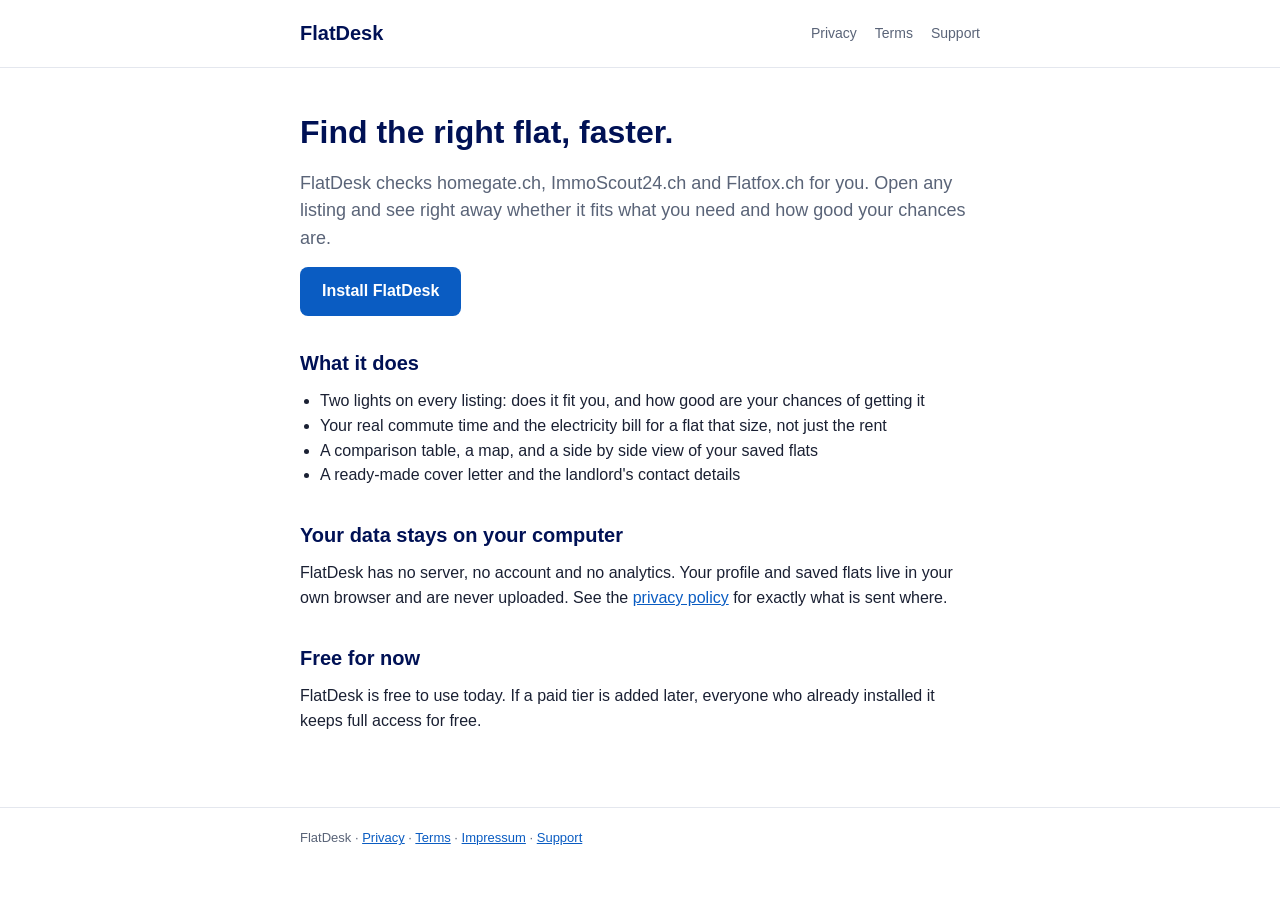
<file: index.html>
<!doctype html><html lang="en"><head><meta charset="utf-8">
<meta name="viewport" content="width=device-width,initial-scale=1">
<title>FlatDesk — flat hunting for Switzerland</title>
<meta name="description" content="Compare Swiss rental listings from homegate, ImmoScout24 and Flatfox with real monthly costs. Local-first, no data uploaded.">
<link rel="stylesheet" href="style.css"></head><body>
<header class="site"><div class="wrap"><a class="brand" href="index.html">FlatDesk</a>
<nav><a href="privacy.html">Privacy</a><a href="terms.html">Terms</a><a href="support.html">Support</a></nav></div></header>
<main><div class="wrap">
<h1>Find the right flat, faster.</h1>
<p class="lead">FlatDesk checks homegate.ch, ImmoScout24.ch and Flatfox.ch for you. Open any listing and see right away whether it fits what you need and how good your chances are.</p>
<p><a class="btn" href="#">Install FlatDesk</a> <!-- update once the Chrome Web Store listing is live --></p>

<h2>What it does</h2>
<ul>
<li>Two lights on every listing: does it fit you, and how good are your chances of getting it</li>
<li>Your real commute time and the electricity bill for a flat that size, not just the rent</li>
<li>A comparison table, a map, and a side by side view of your saved flats</li>
<li>A ready-made cover letter and the landlord's contact details</li>
</ul>

<h2>Your data stays on your computer</h2>
<p>FlatDesk has no server, no account and no analytics. Your profile and saved flats live in your own browser and are never uploaded. See the <a href="privacy.html">privacy policy</a> for exactly what is sent where.</p>

<h2>Free for now</h2>
<p>FlatDesk is free to use today. If a paid tier is added later, everyone who already installed it keeps full access for free.</p>
</div></main>
<footer><div class="wrap">FlatDesk · <a href="privacy.html">Privacy</a> · <a href="terms.html">Terms</a> · <a href="impressum.html">Impressum</a> · <a href="support.html">Support</a></div></footer>
</body></html>
</file>
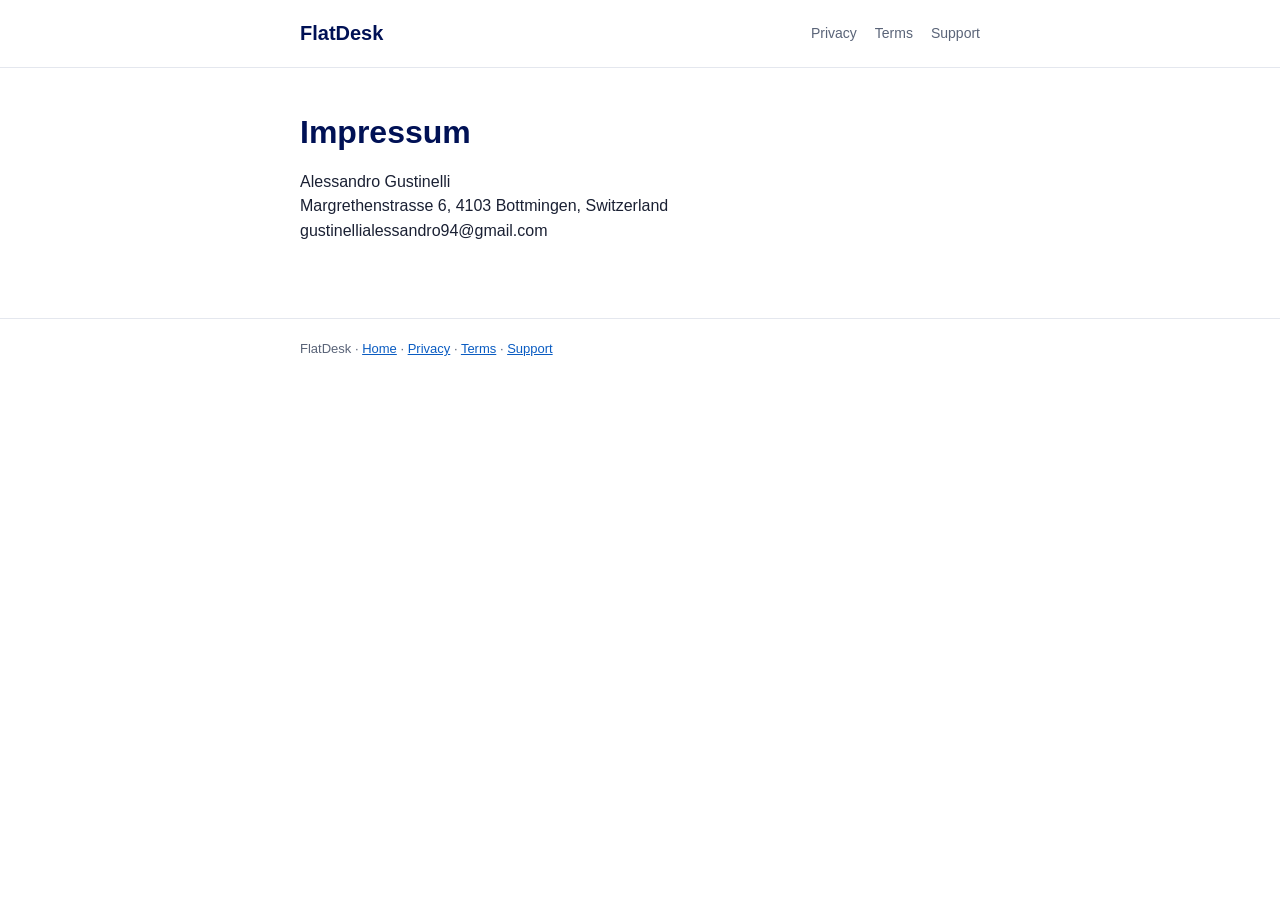
<file: impressum.html>
<!doctype html><html lang="en"><head><meta charset="utf-8">
<meta name="viewport" content="width=device-width,initial-scale=1">
<title>Impressum — FlatDesk</title>
<link rel="stylesheet" href="style.css"></head><body>
<header class="site"><div class="wrap"><a class="brand" href="index.html">FlatDesk</a>
<nav><a href="privacy.html">Privacy</a><a href="terms.html">Terms</a><a href="support.html">Support</a></nav></div></header>
<main><div class="wrap">
<h1>Impressum</h1>
<p>Alessandro Gustinelli<br>
Margrethenstrasse 6, 4103 Bottmingen, Switzerland<br>
gustinellialessandro94@gmail.com</p>
</div></main>
<footer><div class="wrap">FlatDesk · <a href="index.html">Home</a> · <a href="privacy.html">Privacy</a> · <a href="terms.html">Terms</a> · <a href="support.html">Support</a></div></footer>
</body></html>
</file>
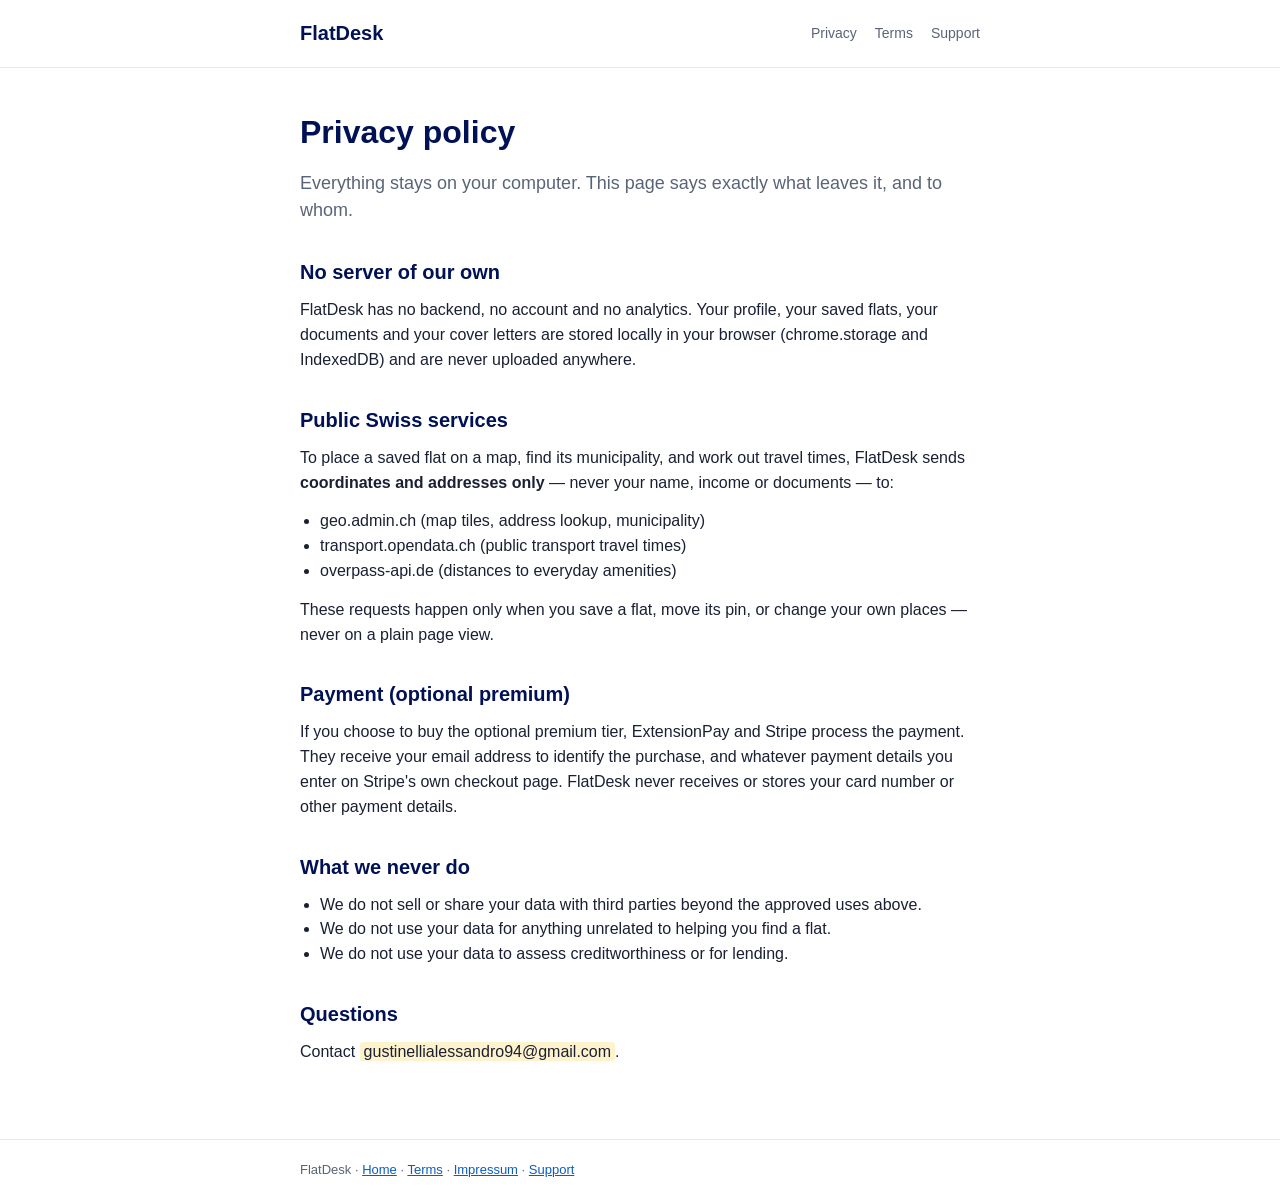
<file: privacy.html>
<!doctype html><html lang="en"><head><meta charset="utf-8">
<meta name="viewport" content="width=device-width,initial-scale=1">
<title>Privacy policy — FlatDesk</title>
<link rel="stylesheet" href="style.css"></head><body>
<header class="site"><div class="wrap"><a class="brand" href="index.html">FlatDesk</a>
<nav><a href="privacy.html">Privacy</a><a href="terms.html">Terms</a><a href="support.html">Support</a></nav></div></header>
<main><div class="wrap">
<h1>Privacy policy</h1>
<p class="lead">Everything stays on your computer. This page says exactly what leaves it, and to whom.</p>

<h2>No server of our own</h2>
<p>FlatDesk has no backend, no account and no analytics. Your profile, your saved flats, your documents and your cover letters are stored locally in your browser (chrome.storage and IndexedDB) and are never uploaded anywhere.</p>

<h2>Public Swiss services</h2>
<p>To place a saved flat on a map, find its municipality, and work out travel times, FlatDesk sends <strong>coordinates and addresses only</strong> — never your name, income or documents — to:</p>
<ul>
<li>geo.admin.ch (map tiles, address lookup, municipality)</li>
<li>transport.opendata.ch (public transport travel times)</li>
<li>overpass-api.de (distances to everyday amenities)</li>
</ul>
<p>These requests happen only when you save a flat, move its pin, or change your own places — never on a plain page view.</p>

<h2>Payment (optional premium)</h2>
<p>If you choose to buy the optional premium tier, ExtensionPay and Stripe process the payment. They receive your email address to identify the purchase, and whatever payment details you enter on Stripe's own checkout page. FlatDesk never receives or stores your card number or other payment details.</p>

<h2>What we never do</h2>
<ul>
<li>We do not sell or share your data with third parties beyond the approved uses above.</li>
<li>We do not use your data for anything unrelated to helping you find a flat.</li>
<li>We do not use your data to assess creditworthiness or for lending.</li>
</ul>

<h2>Questions</h2>
<p>Contact <span class="fill">gustinellialessandro94@gmail.com</span>.</p>
</div></main>
<footer><div class="wrap">FlatDesk · <a href="index.html">Home</a> · <a href="terms.html">Terms</a> · <a href="impressum.html">Impressum</a> · <a href="support.html">Support</a></div></footer>
</body></html>
</file>
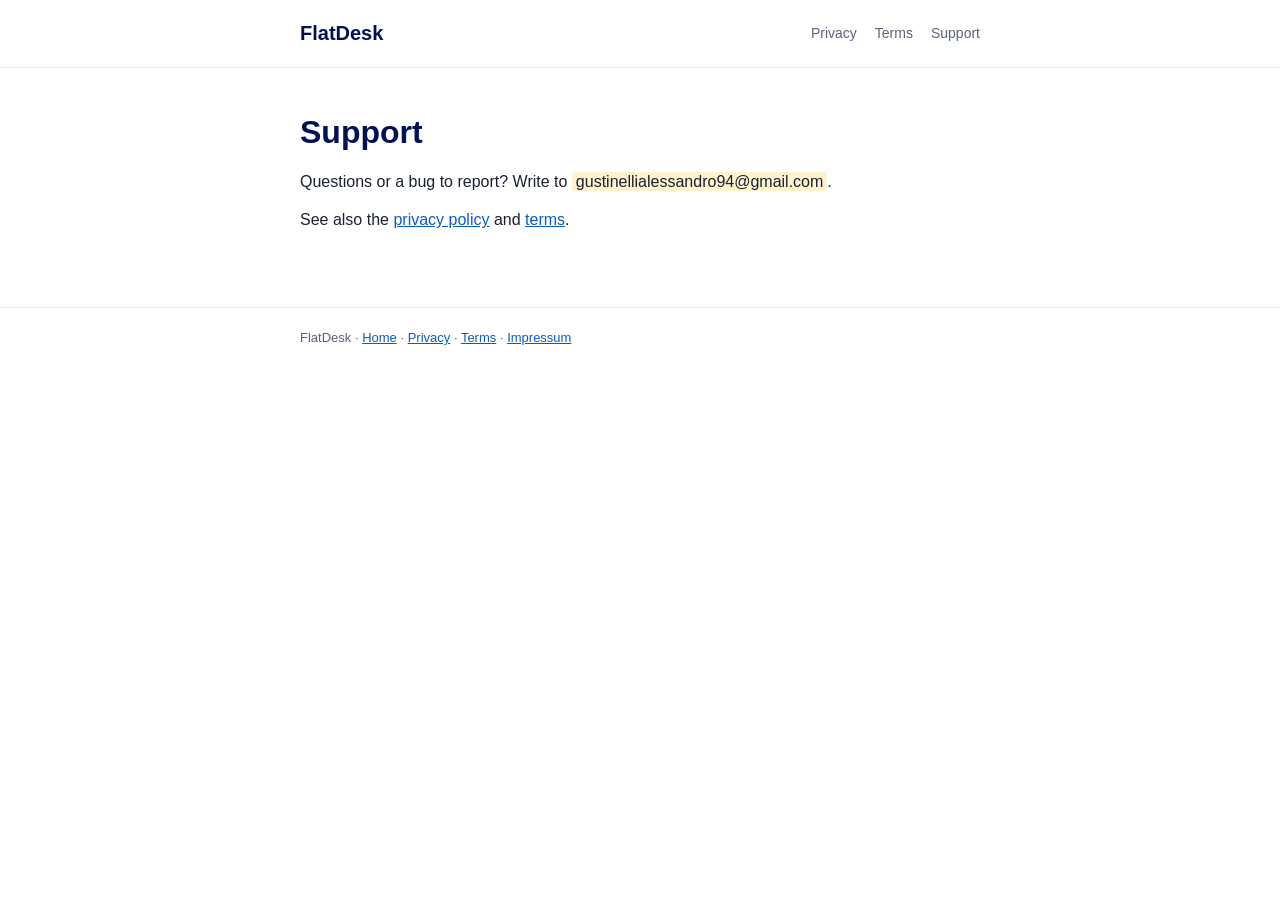
<file: support.html>
<!doctype html><html lang="en"><head><meta charset="utf-8">
<meta name="viewport" content="width=device-width,initial-scale=1">
<title>Support — FlatDesk</title>
<link rel="stylesheet" href="style.css"></head><body>
<header class="site"><div class="wrap"><a class="brand" href="index.html">FlatDesk</a>
<nav><a href="privacy.html">Privacy</a><a href="terms.html">Terms</a><a href="support.html">Support</a></nav></div></header>
<main><div class="wrap">
<h1>Support</h1>
<p>Questions or a bug to report? Write to <span class="fill">gustinellialessandro94@gmail.com</span>.</p>
<p>See also the <a href="privacy.html">privacy policy</a> and <a href="terms.html">terms</a>.</p>
</div></main>
<footer><div class="wrap">FlatDesk · <a href="index.html">Home</a> · <a href="privacy.html">Privacy</a> · <a href="terms.html">Terms</a> · <a href="impressum.html">Impressum</a></div></footer>
</body></html>
</file>
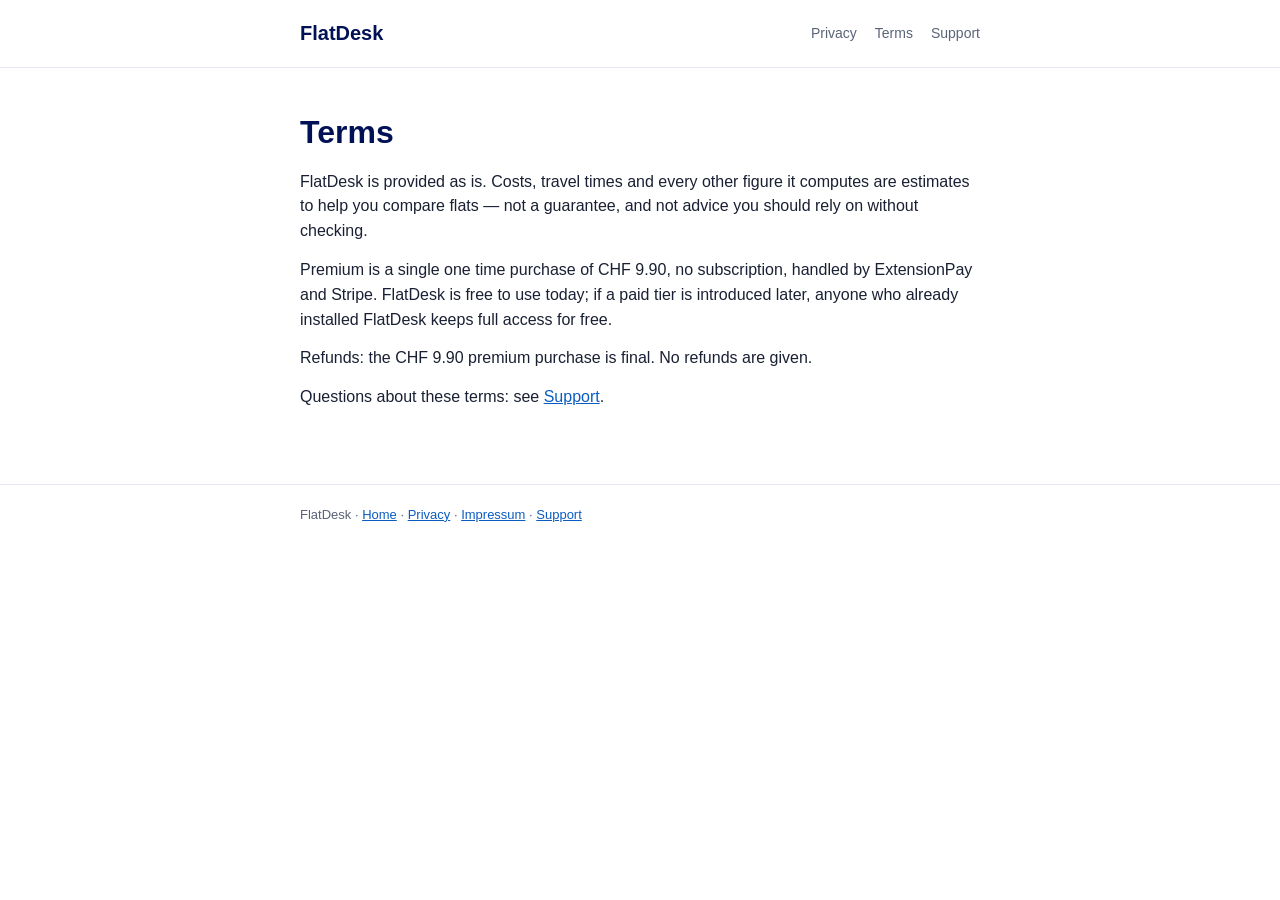
<file: terms.html>
<!doctype html><html lang="en"><head><meta charset="utf-8">
<meta name="viewport" content="width=device-width,initial-scale=1">
<title>Terms — FlatDesk</title>
<link rel="stylesheet" href="style.css"></head><body>
<header class="site"><div class="wrap"><a class="brand" href="index.html">FlatDesk</a>
<nav><a href="privacy.html">Privacy</a><a href="terms.html">Terms</a><a href="support.html">Support</a></nav></div></header>
<main><div class="wrap">
<h1>Terms</h1>
<p>FlatDesk is provided as is. Costs, travel times and every other figure it computes are estimates to help you compare flats — not a guarantee, and not advice you should rely on without checking.</p>
<p>Premium is a single one time purchase of CHF 9.90, no subscription, handled by ExtensionPay and Stripe. FlatDesk is free to use today; if a paid tier is introduced later, anyone who already installed FlatDesk keeps full access for free.</p>
<p>Refunds: the CHF 9.90 premium purchase is final. No refunds are given.</p>
<p>Questions about these terms: see <a href="support.html">Support</a>.</p>
</div></main>
<footer><div class="wrap">FlatDesk · <a href="index.html">Home</a> · <a href="privacy.html">Privacy</a> · <a href="impressum.html">Impressum</a> · <a href="support.html">Support</a></div></footer>
</body></html>
</file>
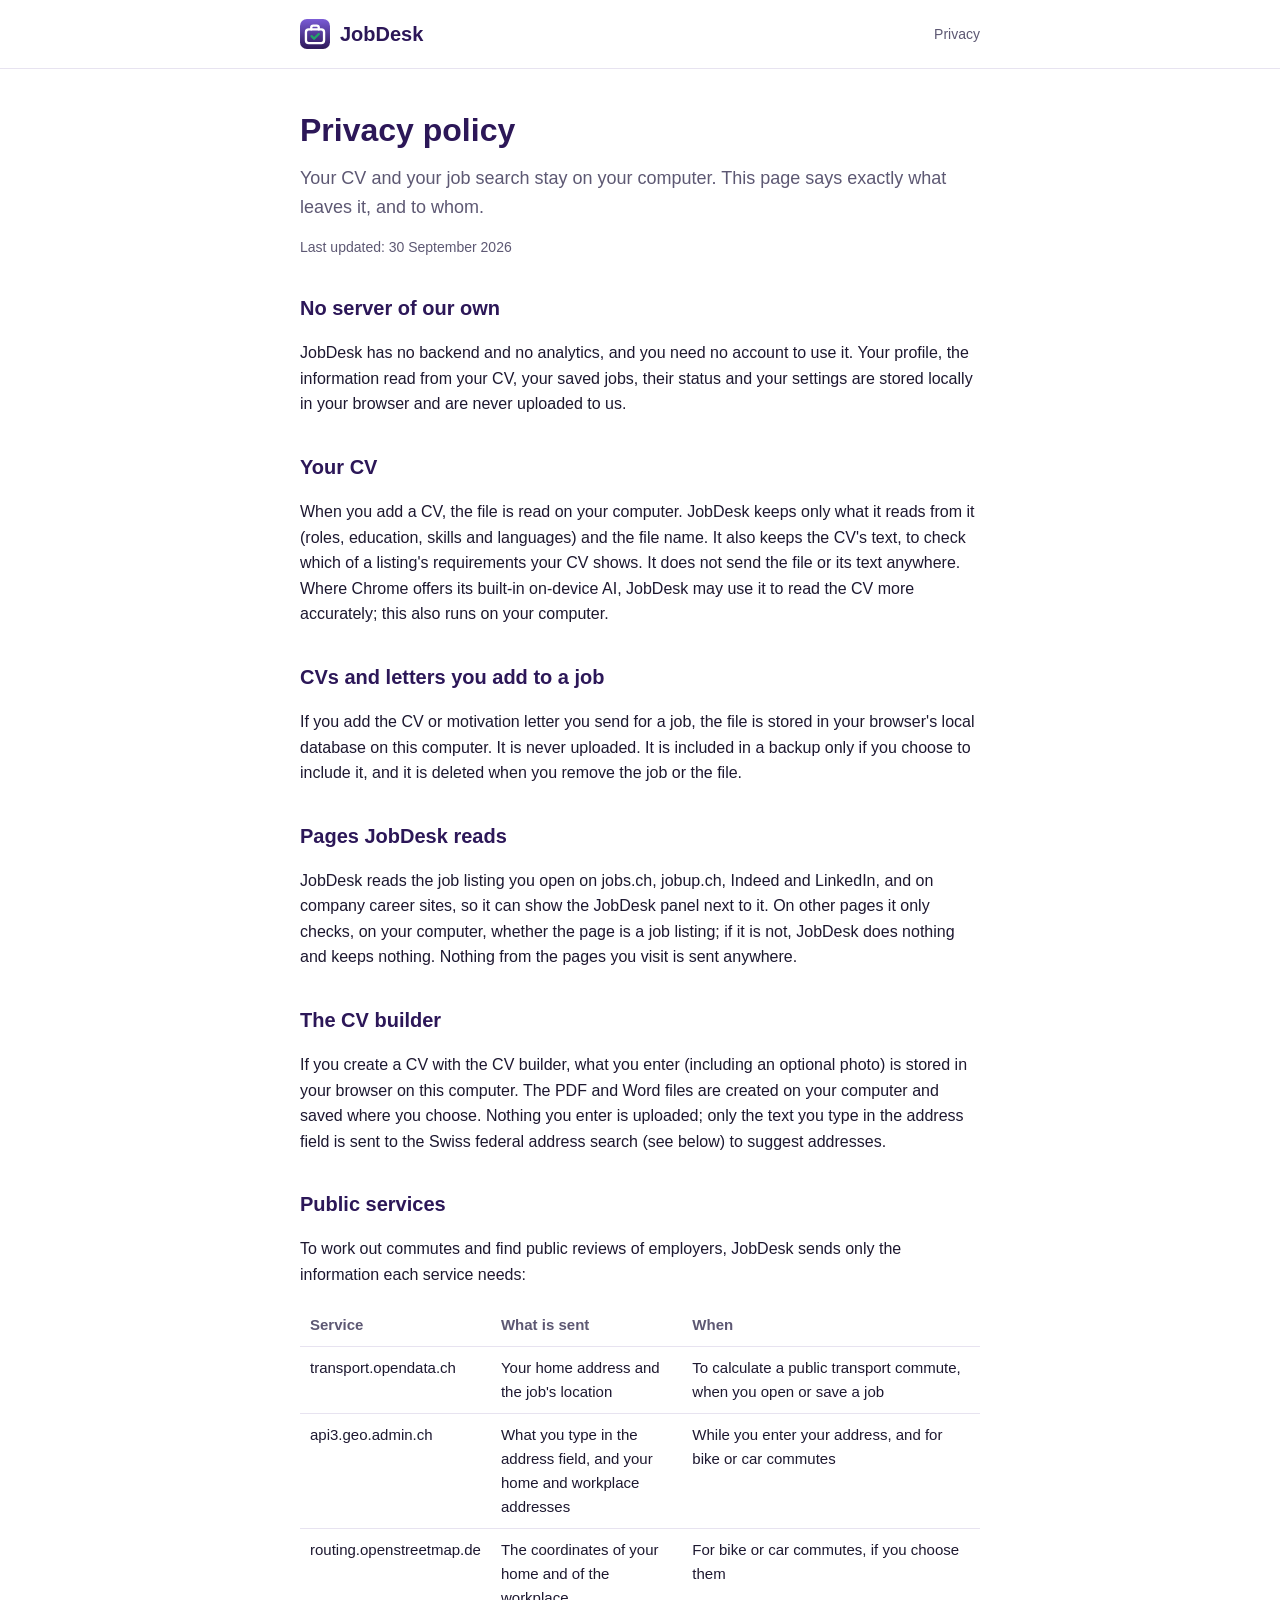
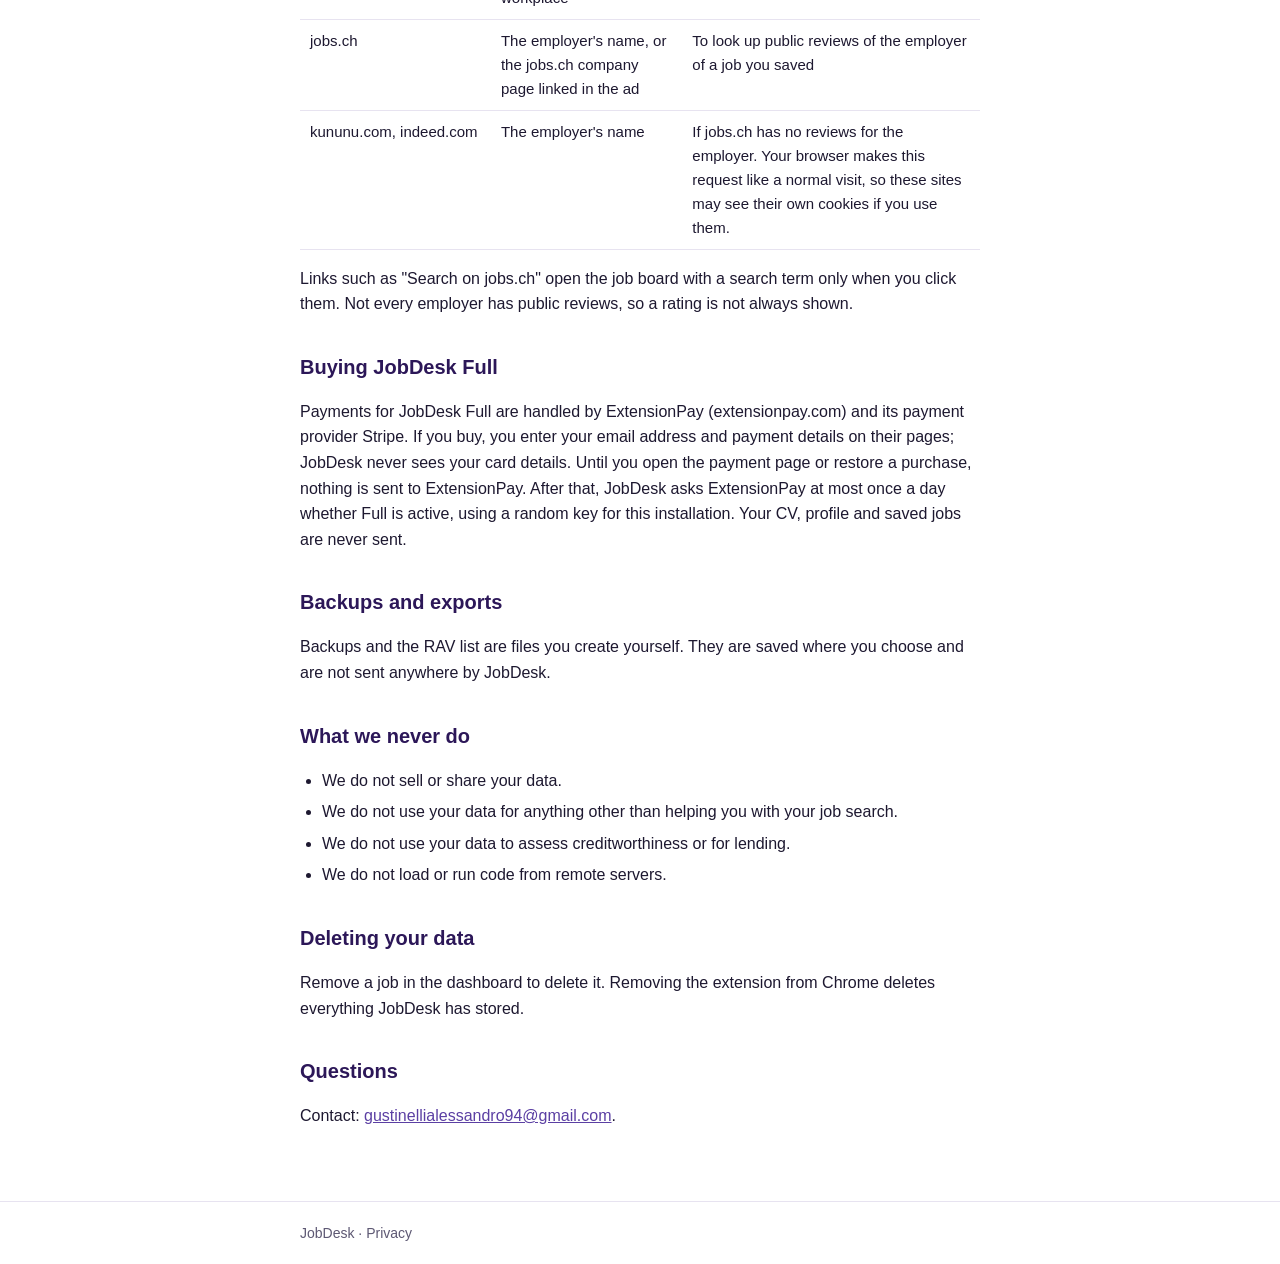
<file: jobdesk/privacy.html>
<!doctype html><html lang="en"><head><meta charset="utf-8">
<meta name="viewport" content="width=device-width,initial-scale=1">
<title>Privacy policy · JobDesk</title>
<link rel="icon" href="icon.svg"><link rel="stylesheet" href="style.css"></head><body>
<header class="site"><div class="wrap"><a class="brand" href="privacy.html"><img src="icon.svg" alt="">JobDesk</a>
<nav><a href="privacy.html">Privacy</a></nav></div></header>
<main><div class="wrap">
<h1>Privacy policy</h1>
<p class="lead">Your CV and your job search stay on your computer. This page says exactly what leaves it, and to whom.</p>
<p class="updated">Last updated: 30 September 2026</p>

<h2>No server of our own</h2>
<p>JobDesk has no backend and no analytics, and you need no account to use it. Your profile, the information read from your CV, your saved jobs, their status and your settings are stored locally in your browser and are never uploaded to us.</p>

<h2>Your CV</h2>
<p>When you add a CV, the file is read on your computer. JobDesk keeps only what it reads from it (roles, education, skills and languages) and the file name. It also keeps the CV's text, to check which of a listing's requirements your CV shows. It does not send the file or its text anywhere. Where Chrome offers its built-in on-device AI, JobDesk may use it to read the CV more accurately; this also runs on your computer.</p>

<h2>CVs and letters you add to a job</h2>
<p>If you add the CV or motivation letter you send for a job, the file is stored in your browser's local database on this computer. It is never uploaded. It is included in a backup only if you choose to include it, and it is deleted when you remove the job or the file.</p>

<h2>Pages JobDesk reads</h2>
<p>JobDesk reads the job listing you open on jobs.ch, jobup.ch, Indeed and LinkedIn, and on company career sites, so it can show the JobDesk panel next to it. On other pages it only checks, on your computer, whether the page is a job listing; if it is not, JobDesk does nothing and keeps nothing. Nothing from the pages you visit is sent anywhere.</p>

<h2>The CV builder</h2>
<p>If you create a CV with the CV builder, what you enter (including an optional photo) is stored in your browser on this computer. The PDF and Word files are created on your computer and saved where you choose. Nothing you enter is uploaded; only the text you type in the address field is sent to the Swiss federal address search (see below) to suggest addresses.</p>

<h2>Public services</h2>
<p>To work out commutes and find public reviews of employers, JobDesk sends only the information each service needs:</p>
<table>
<tr><th>Service</th><th>What is sent</th><th>When</th></tr>
<tr><td>transport.opendata.ch</td><td>Your home address and the job's location</td><td>To calculate a public transport commute, when you open or save a job</td></tr>
<tr><td>api3.geo.admin.ch</td><td>What you type in the address field, and your home and workplace addresses</td><td>While you enter your address, and for bike or car commutes</td></tr>
<tr><td>routing.openstreetmap.de</td><td>The coordinates of your home and of the workplace</td><td>For bike or car commutes, if you choose them</td></tr>
<tr><td>jobs.ch</td><td>The employer's name, or the jobs.ch company page linked in the ad</td><td>To look up public reviews of the employer of a job you saved</td></tr>
<tr><td>kununu.com, indeed.com</td><td>The employer's name</td><td>If jobs.ch has no reviews for the employer. Your browser makes this request like a normal visit, so these sites may see their own cookies if you use them.</td></tr>
</table>
<p>Links such as "Search on jobs.ch" open the job board with a search term only when you click them. Not every employer has public reviews, so a rating is not always shown.</p>

<h2>Buying JobDesk Full</h2>
<p>Payments for JobDesk Full are handled by ExtensionPay (extensionpay.com) and its payment provider Stripe. If you buy, you enter your email address and payment details on their pages; JobDesk never sees your card details. Until you open the payment page or restore a purchase, nothing is sent to ExtensionPay. After that, JobDesk asks ExtensionPay at most once a day whether Full is active, using a random key for this installation. Your CV, profile and saved jobs are never sent.</p>

<h2>Backups and exports</h2>
<p>Backups and the RAV list are files you create yourself. They are saved where you choose and are not sent anywhere by JobDesk.</p>

<h2>What we never do</h2>
<ul>
<li>We do not sell or share your data.</li>
<li>We do not use your data for anything other than helping you with your job search.</li>
<li>We do not use your data to assess creditworthiness or for lending.</li>
<li>We do not load or run code from remote servers.</li>
</ul>

<h2>Deleting your data</h2>
<p>Remove a job in the dashboard to delete it. Removing the extension from Chrome deletes everything JobDesk has stored.</p>

<h2>Questions</h2>
<p>Contact: <a href="mailto:gustinellialessandro94@gmail.com">gustinellialessandro94@gmail.com</a>.</p>
</div></main>
<footer><div class="wrap">JobDesk · Privacy</div></footer>
</body></html>
</file>
<file: style.css>
:root{--navy:#001155;--blue:#0A5CC2;--bg:#fff;--text:#1a2033;--muted:#5a6478;--line:#e4e7ee}
*{box-sizing:border-box}
body{margin:0;font-family:-apple-system,"Segoe UI",Roboto,sans-serif;color:var(--text);background:var(--bg);line-height:1.55}
.wrap{max-width:720px;margin:0 auto;padding:0 20px}
header.site{border-bottom:1px solid var(--line);padding:18px 0}
header.site .wrap{display:flex;align-items:center;justify-content:space-between}
.brand{color:var(--navy);font-weight:700;font-size:20px;text-decoration:none}
nav a{color:var(--muted);text-decoration:none;margin-left:18px;font-size:14px}
nav a:hover{color:var(--blue)}
main{padding:40px 0 60px}
h1{color:var(--navy);font-size:32px;margin:0 0 12px}
h2{color:var(--navy);font-size:20px;margin:32px 0 10px}
p{margin:0 0 14px}
ul{margin:0 0 14px;padding-left:20px}
a{color:var(--blue)}
.lead{font-size:18px;color:var(--muted)}
.btn{display:inline-block;background:var(--blue);color:#fff;padding:12px 22px;border-radius:8px;text-decoration:none;font-weight:600}
.btn:hover{background:var(--navy)}
.fill{background:#fff3cd;padding:1px 4px;border-radius:3px}
footer{border-top:1px solid var(--line);padding:20px 0;color:var(--muted);font-size:13px}
</file>
<file: jobdesk/style.css>
:root{--brand:#2C1758;--accent:#5B3FA3;--bg:#fff;--text:#1d1830;--muted:#5d5873;--line:#e7e3f0}
*{box-sizing:border-box}
body{margin:0;font-family:-apple-system,"Segoe UI",Roboto,sans-serif;color:var(--text);background:var(--bg);line-height:1.6}
.wrap{max-width:720px;margin:0 auto;padding:0 20px}
header.site{border-bottom:1px solid var(--line);padding:18px 0}
header.site .wrap{display:flex;align-items:center;justify-content:space-between}
.brand{display:flex;align-items:center;gap:10px;color:var(--brand);font-weight:700;font-size:20px;text-decoration:none}
.brand img{width:30px;height:30px}
nav a{color:var(--muted);text-decoration:none;margin-left:18px;font-size:14px}
nav a:hover{color:var(--accent)}
main{padding:36px 0 56px}
h1{color:var(--brand);font-size:32px;margin:0 0 8px}
h2{color:var(--brand);font-size:20px;margin:34px 0 8px}
.lead{font-size:18px;color:var(--muted);margin:0 0 8px}
.updated{font-size:14px;color:var(--muted)}
ul{padding-left:22px}li{margin:6px 0}
table{width:100%;border-collapse:collapse;font-size:15px;margin:10px 0}
th,td{text-align:left;padding:9px 10px;border-bottom:1px solid var(--line);vertical-align:top}
th{color:var(--muted);font-weight:600}
a{color:var(--accent)}
footer{border-top:1px solid var(--line);padding:20px 0;color:var(--muted);font-size:14px}
</file>
